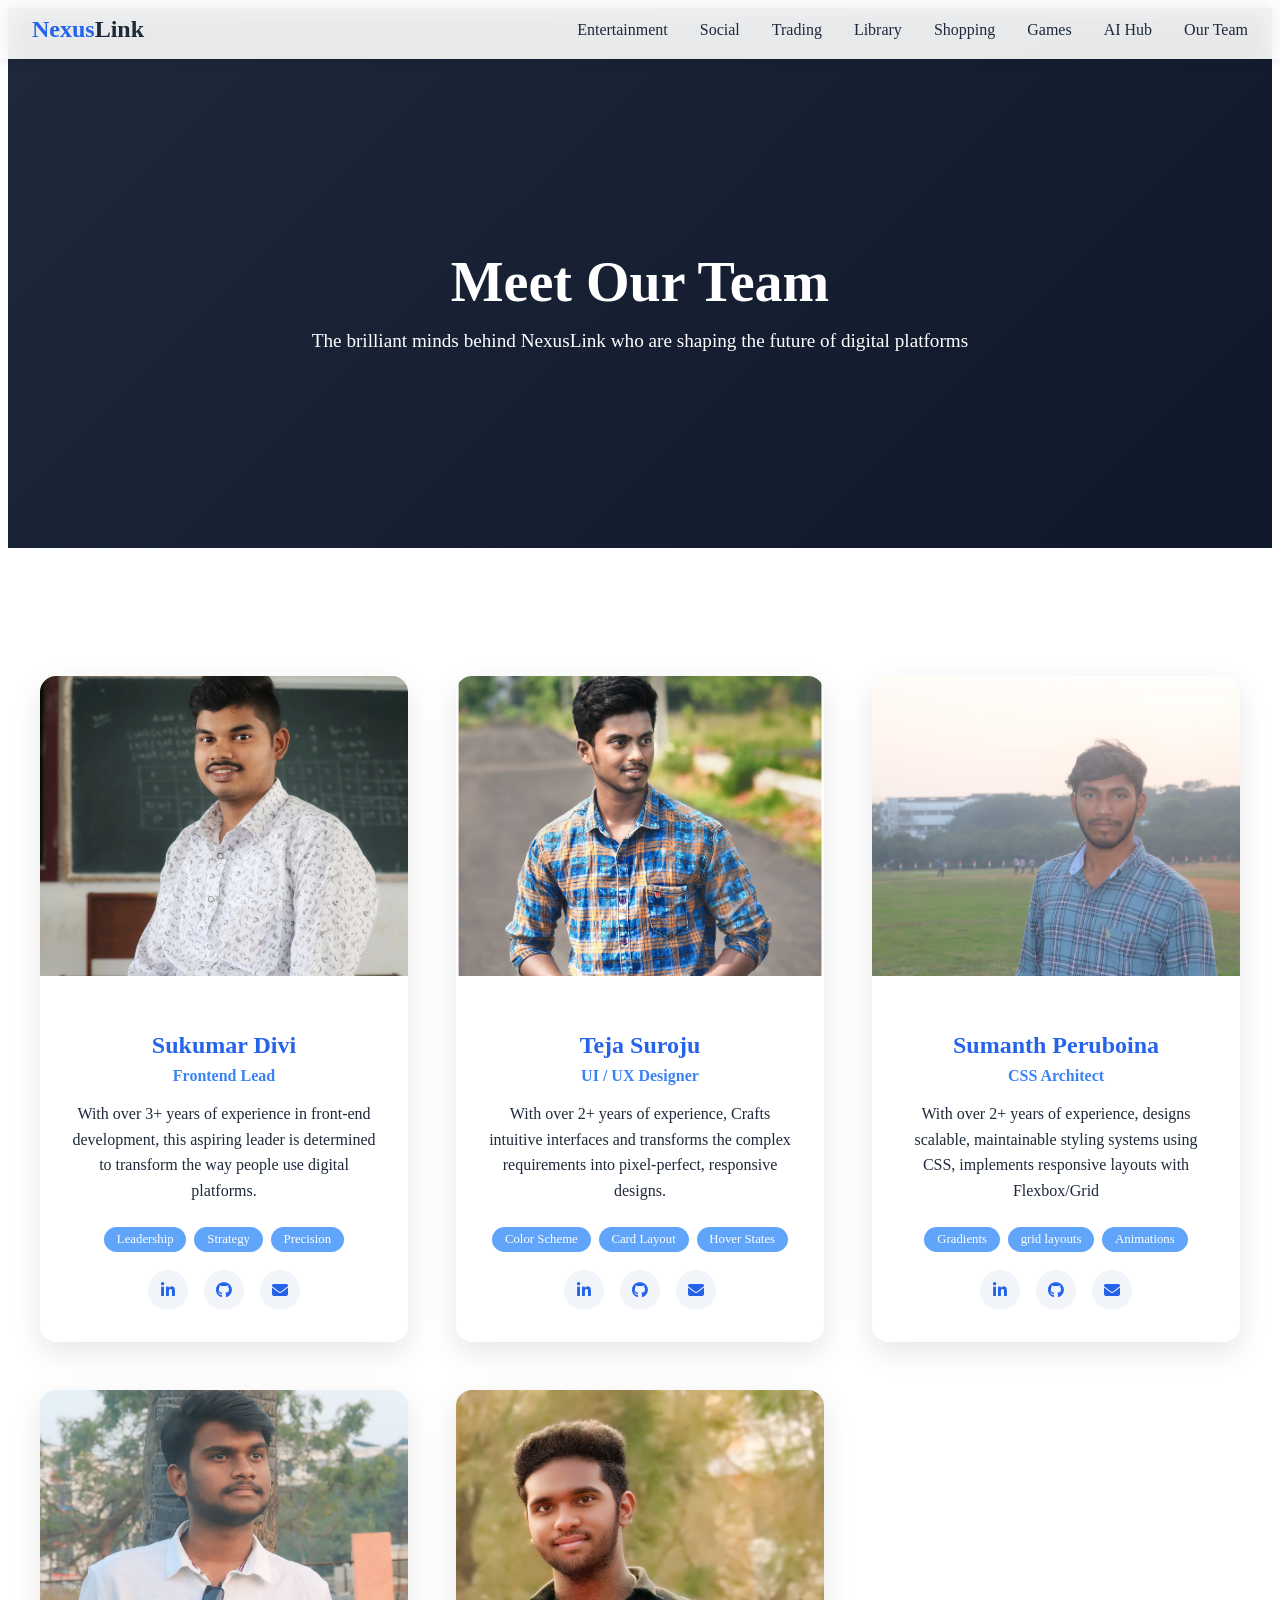
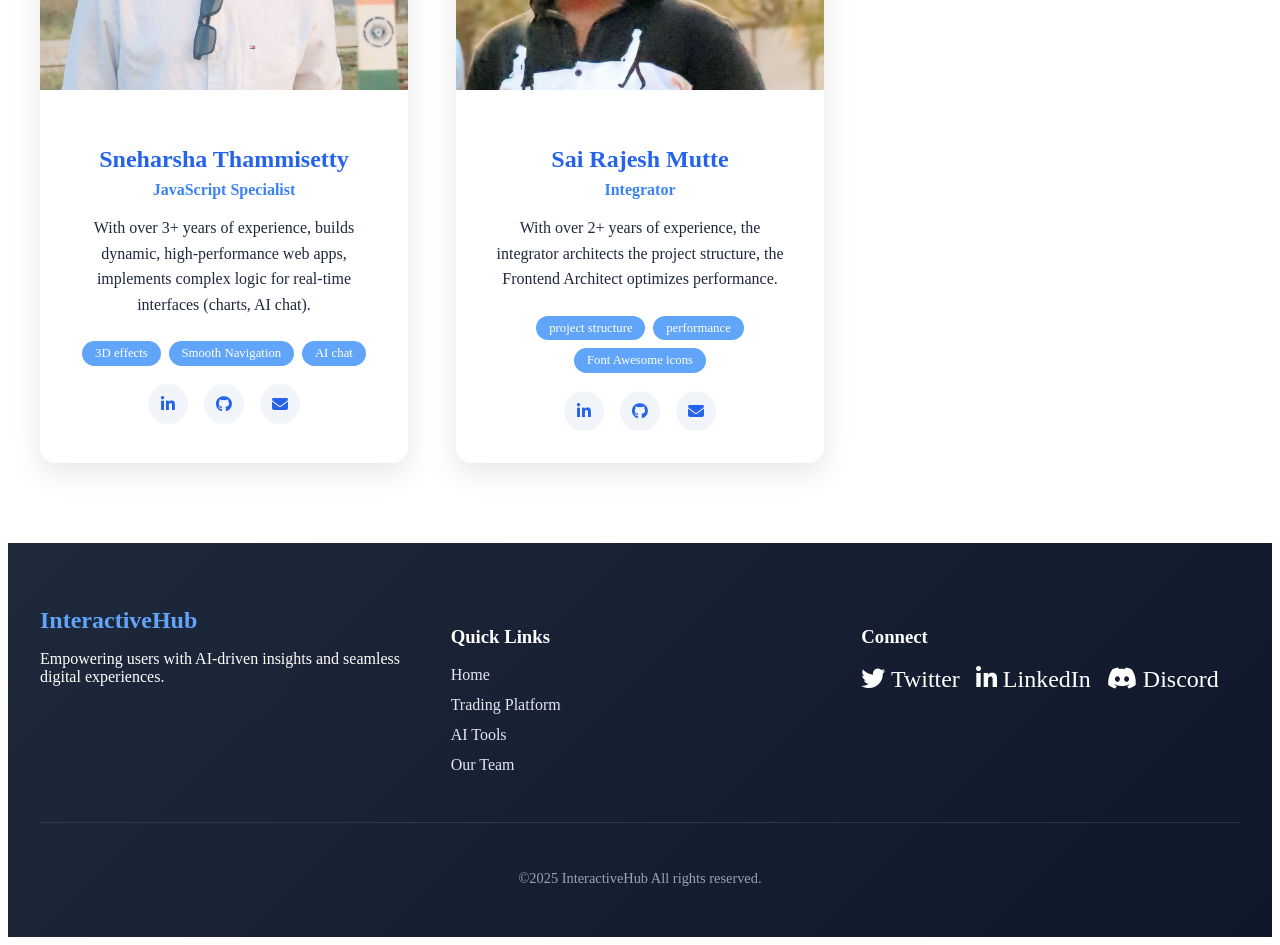
<file: Developers/developer.html>
<!DOCTYPE html>
<html lang="en">
<head>
    <meta charset="UTF-8">
    <meta name="viewport" content="width=device-width, initial-scale=1.0">
    <title>InteractiveHub - Our Team</title>
    <link rel="stylesheet" href="https://cdnjs.cloudflare.com/ajax/libs/font-awesome/6.4.0/css/all.min.css">
    <link rel="stylesheet" href="developer.css">
</head>
<body>
    <!-- Navigation -->
    <nav class="main-nav">
        <div class="nav-brand">Nexus<span style="color:#1e293b">Link</span></div>
        <div class="nav-links">
            <a href="../entertainment/entertainment.html" class="nav-link">Entertainment</a>
            <a href="../social/social.html" class="nav-link">Social</a>
            <a href="../trading/trading.html" class="nav-link">Trading</a>
            <a href="../digital library/library.html" class="nav-link">Library</a>
            <a href="../shopping/shopping.html" class="nav-link">Shopping</a>
            <a href="../games/games.html" class="nav-link">Games</a>
            <a href="../AI hub/aihub.html" class="nav-link">AI Hub</a>
            <a href="developer.html" class="nav-link">Our Team</a>
        </div>
    </nav>

    <!-- Team Hero Section -->
    <section class="team-hero">
        <div class="hero-content">
            <h1>Meet Our Team</h1>
            <p>The brilliant minds behind NexusLink who are shaping the future of digital platforms</p>
        </div>
        <div class="hero-cube"></div>
    </section>

    <!-- Team Section -->
    <section class="team-container">
        <div class="team-grid">
            <!-- Team Member 1 -->
            <div class="team-member">
                <div class="member-image">
                    <img src="sukku.webp"
                        alt="Sukumar">
                </div>
                <div class="member-info">
                    <h3>Sukumar Divi</h3>
                    <span class="role">Frontend Lead</span>
                    <p>With over 3+ years of experience in front-end development, 
                        this aspiring leader is determined to transform the way people use digital platforms.</p>
                    <div class="skills">
                        <span class="skill">Leadership</span>
                        <span class="skill">Strategy</span>
                        <span class="skill">Precision</span>
                    </div>
                    <br>
                    <div class="member-social">
                        <a href="https://www.linkedin.com/in/sukumar-divi-68a83a301/"><i class="fab fa-linkedin-in"></i></a>
                        <a href="https://github.com/Divisukumar3010"><i class="fab fa-github"></i></a>
                        <a href="mailto:sukumardivi2005@gmail.com"><i class="fas fa-envelope"></i></a>
                    </div>
                </div>
            </div>

            <!-- Team Member 2 -->
            <div class="team-member">
                <div class="member-image">
                    <img src="teja.jpg"
                        alt="Teja">
                </div>
                <div class="member-info">
                    <h3>Teja Suroju</h3>
                    <span class="role">UI / UX Designer</span>
                    <p>With over 2+ years of experience, Crafts intuitive interfaces and 
                        transforms the complex requirements into pixel-perfect, responsive designs.</p>
                    <div class="skills">
                        <span class="skill">Color Scheme</span>
                        <span class="skill">Card Layout</span>
                        <span class="skill">Hover States</span>
                    </div><br>
                    <div class="member-social">
                        <a href="https://www.linkedin.com/in/teja-suroju-3a9551276/"><i class="fab fa-linkedin-in"></i></a>
                        <a href="https://github.com/settings/profile"><i class="fab fa-github"></i></a>
                        <a href="mailto:surojuteja77@gmail.com" ><i class="fas fa-envelope"></i></a>
                    </div>
                </div>
            </div>

            <!-- Team Member 3 -->
            <div class="team-member">
                <div class="member-image">
                    <img src="sumanth1.jpg"
                        alt="Sumanth">
                </div>
                <div class="member-info">
                    <h3>Sumanth Peruboina</h3>
                    <span class="role">CSS Architect</span>
                    <p>With over 2+ years of experience, designs scalable, maintainable styling systems using CSS, implements responsive layouts with Flexbox/Grid</p>
                    <div class="skills">
                        <span class="skill">Gradients</span>
                        <span class="skill">grid layouts</span>
                        <span class="skill">Animations</span>
                    </div><br>
                    <div class="member-social">
                        <a href="https://www.linkedin.com/in/sumanth-peruboinaa-161212333/"><i class="fab fa-linkedin-in"></i></a>
                        <a href="#"><i class="fab fa-github"></i></a>
                        <a href="mailto:sumanthyadav54o@gmail.com"><i class="fas fa-envelope"></i></a>
                    </div>
                </div>
            </div>

            <!-- Team Member 4 -->
            <div class="team-member">
                <div class="member-image">
                    <img src="sneharsha.jpg"
                        alt="Sneharsha">
                </div>
                <div class="member-info">
                    <h3>Sneharsha Thammisetty</h3>
                    <span class="role">JavaScript Specialist</span>
                    <p>With over 3+ years of experience, builds dynamic, high-performance web apps, implements complex logic for real-time interfaces
                    (charts, AI chat).</p>
                    <div class="skills">
                        <span class="skill">3D effects</span>
                        <span class="skill">Smooth Navigation</span>
                        <span class="skill">AI chat</span>
                    </div><br>
                    <div class="member-social">
                        <a href="https://www.linkedin.com/in/sneharsha-thammisetty-8633a0286/"><i class="fab fa-linkedin-in"></i></a>
                        <a href="https://github.com/Sneharsha001"><i class="fab fa-github"></i></a>
                        <a href="mailto:sneharshathammisetty@gmail.com"><i class="fas fa-envelope"></i></a>
                    </div>
                </div>
            </div>

            <!-- Team Member 5 -->
            <div class="team-member">
                <div class="member-image">
                    <img src="rajesh.jpg"
                        alt="Sai Rajesh">
                </div>
                <div class="member-info">
                    <h3>Sai Rajesh Mutte</h3>
                    <span class="role">Integrator</span>
                    <p>With over 2+ years of experience, the integrator architects the project structure, the Frontend Architect optimizes performance.</p>
                    <div class="skills">
                        <span class="skill">project structure</span>
                        <span class="skill">performance</span>
                        <span class="skill">Font Awesome icons</span>
                    </div><br>
                    <div class="member-social">
                        <a href="https://www.linkedin.com/in/sairajesh-mutte-1a7148293/"><i class="fab fa-linkedin-in"></i></a>
                        <a href="https://github.com/airajesh"><i class="fab fa-github"></i></a>
                        <a href="mailto:muttesairajesh@gmail.com"><i class="fas fa-envelope"></i></a>
                    </div>
                </div>
            </div>
        </div>
    </section>

    <footer class="footer">
        <div class="footer-content">
            <div class="footer-col">
                <div class="footer-logo">InteractiveHub</div>
                <p>Empowering users with AI-driven insights and seamless digital experiences.</p>
            </div>
            <div class="footer-col">
                <h3>Quick Links</h3>
                <div class="footer-links">
                    <a href="../index.html" class="footer-link">Home</a>
                    <a href="../trading/trading.html" class="footer-link">Trading Platform</a>
                    <a href="../AI hub/aihub.html" class="footer-link">AI Tools</a>
                    <a href="developers.html" class="footer-link">Our Team</a>
                </div>
            </div>
            <div class="footer-col">
                <h3>Connect</h3>
                <div class="footer-social">
                    <a href="#" class="social-icon"><i class="fab fa-twitter"></i> Twitter</a>
                    <a href="#" class="social-icon"><i class="fab fa-linkedin-in"></i> LinkedIn</a>
                    <a href="#" class="social-icon"><i class="fab fa-discord"></i> Discord</a>
                </div>
            </div>
        </div>
        <div class="footer-bottom">
            <p>&copy;2025 InteractiveHub All rights reserved.</p>
        </div>
    </footer>
</body>


</html>
</file>
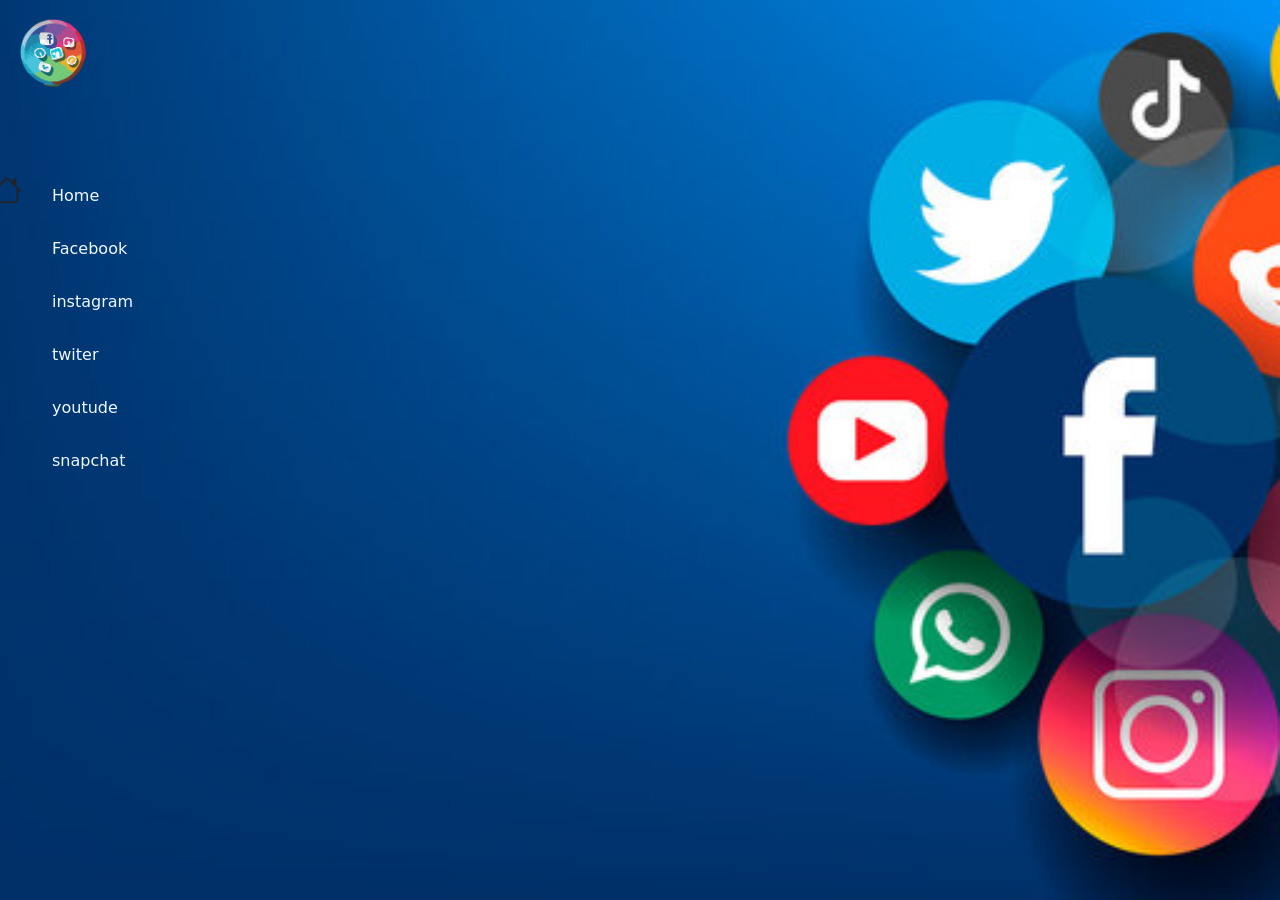
<file: trading/site.html>
<html lang="en">
<head>
    <meta charset="UTF-8">
    <meta name="viewport" content="width=device-width, initial-scale=1.0">
    <title>Document</title>
    <link href="https://cdn.jsdelivr.net/npm/bootstrap@5.3.3/dist/css/bootstrap.min.css" rel="stylesheet" integrity="sha384-QWTKZyjpPEjISv5WaRU9OFeRpok6YctnYmDr5pNlyT2bRjXh0JMhjY6hW+ALEwIH" crossorigin="anonymous">
    <style>
        body{
            background-image: url("1.jpg");
            background-size: cover;
            background-position: center;
        }
     #header{
        /* border: 2px solid red; */
        height: 15%;
        width: 100%;
     }
     #header>logo>img{
        border-radius: 50%;
        width: 8%;
        margin-left: 2px;
     }
     ul{
        width: 10%;
     }
     li{
    list-style-type: none;
    text-decoration: none;
    padding: 10px 20px;
    border-radius: 3px;
    margin-top: 9px;
    color: aliceblue;
}
li:hover{
    background-color: rgb(16, 209, 205);
}
svg,path{
    width: 30px;
    height: 30px;
    position: relative;
    left: -40px;
    top:40px
}
    </style>
</head>
<body>
    <div id="header">
        <logo>
            <img src="image1.png">
        </logo>
    </div>
    <div class="nav">
   <ul>
    <svg xmlns="http://www.w3.org/2000/svg" width="16" height="16" fill="currentColor" class="bi bi-house" viewBox="0 0 16 16">
        <path d="M8.707 1.5a1 1 0 0 0-1.414 0L.646 8.146a.5.5 0 0 0 .708.708L2 8.207V13.5A1.5 1.5 0 0 0 3.5 15h9a1.5 1.5 0 0 0 1.5-1.5V8.207l.646.647a.5.5 0 0 0 .708-.708L13 5.793V2.5a.5.5 0 0 0-.5-.5h-1a.5.5 0 0 0-.5.5v1.293zM13 7.207V13.5a.5.5 0 0 1-.5.5h-9a.5.5 0 0 1-.5-.5V7.207l5-5z"/>
      </svg>
    <li><a href="###"></a>Home</li>
    <li><a href=""></a>Facebook</li>
    <li><a href=""></a>instagram</li>
    <li><a href=""></a>twiter</li>
    <li><a href=""></a>youtude</li>
    <li><a href=""></a>snapchat</li>
   </ul>
    </div>
    <script src="https://cdn.jsdelivr.net/npm/bootstrap@5.3.3/dist/js/bootstrap.bundle.min.js" integrity="sha384-YvpcrYf0tY3lHB60NNkmXc5s9fDVZLESaAA55NDzOxhy9GkcIdslK1eN7N6jIeHz" crossorigin="anonymous"></script>
</body>
</html>
</file>
<file: Developers/developer.css>
:root {
    --primary-color: #2563eb;
    --secondary-color: #3b82f6;
    --accent-color: #60a5fa;
    /* --primary-color: #f97316 ;  
    --secondary-color: #16a34a;  
    --accent-color: #16a34a; */
    --background-color: #f8fafc;
    --text-color: #1e293b;
}
.main-nav {
    position: fixed;
    top: 0;
    left: 0;
    right: 0;
    background: rgba(255, 255, 255, 0.9);
    backdrop-filter: blur(10px);
    padding: 1rem 2rem;
    display: flex;
    justify-content: space-between;
    align-items: center;
    z-index: 1000;
    box-shadow: 0 2px 10px rgba(0, 0, 0, 0.1);
}

.nav-brand {
    font-size: 1.5rem;
    font-weight: bold;
    color: var(--primary-color);
}

.nav-links {
    display: flex;
    gap: 2rem;
}

.nav-link {
    text-decoration: none;
    color: var(--text-color);
    font-weight: 500;
    transition: color 0.3s ease;
}

.nav-link:hover {
    color: var(--primary-color);
}
.team-hero {
    height: 60vh;
    background: linear-gradient(135deg, #1e293b, #0f172a);
    display: flex;
    align-items: center;
    justify-content: center;
    text-align: center;
    color: white;
    position: relative;
    overflow: hidden;
}

.team-hero h1 {
    font-size: 3.5rem;
    margin-bottom: 1rem;
    z-index: 2;
}

.team-hero p {
    font-size: 1.2rem;
    max-width: 700px;
    margin: 0 auto;
    z-index: 2;
}

.team-container {
    max-width: 1200px;
    margin: 0 auto;
    padding: 5rem 2rem;
}

.team-grid {
    display: grid;
    grid-template-columns: repeat(auto-fit, minmax(300px, 1fr));
    gap: 3rem;
    margin-top: 3rem;
}

.team-member {
    background: white;
    border-radius: 1rem;
    overflow: hidden;
    box-shadow: 0 10px 30px rgba(0, 0, 0, 0.1);
    transition: all 0.3s ease;
    position: relative;
}

.team-member:hover {
    transform: translateY(-10px);
    box-shadow: 0 15px 35px rgba(59, 130, 246, 0.2);
}

.member-image {
    height: 300px;
    overflow: hidden;
}

.member-image img {
    width: 100%;
    height: 100%;
    object-fit: cover;
    transition: transform 0.5s ease;
}

.team-member:hover .member-image img {
    transform: scale(1.05);
}

.member-info {
    padding: 2rem;
    text-align: center;
}

.member-info h3 {
    font-size: 1.5rem;
    margin-bottom: 0.5rem;
    color: var(--primary-color);
}

.member-info .role {
    color: var(--secondary-color);
    font-weight: 600;
    margin-bottom: 1rem;
    display: block;
}

.member-info p {
    color: var(--text-color);
    margin-bottom: 1.5rem;
    line-height: 1.6;
}

.member-social {
    display: flex;
    justify-content: center;
    gap: 1rem;
}

.member-social a {
    width: 40px;
    height: 40px;
    border-radius: 50%;
    background: #f1f5f9;
    display: flex;
    text-decoration: none;
    align-items: center;
    justify-content: center;
    color: var(--primary-color);
    transition: all 0.3s ease;
}

.member-social a:hover {
    background: var(--primary-color);
    color: white;
    transform: translateY(-3px);
}

.skills {
    display: flex;
    flex-wrap: wrap;
    gap: 0.5rem;
    justify-content: center;
    margin-top: 1rem;
}

.skill {
    background: var(--accent-color);
    color: white;
    padding: 0.3rem 0.8rem;
    border-radius: 20px;
    font-size: 0.8rem;
    font-weight: 500;
}
/* Footer Styles */
.footer {
    background: linear-gradient(135deg, #1e293b, #0f172a);
    color: white;
    padding: 4rem 2rem;
    text-align: center;
}

.footer-content {
    max-width: 1200px;
    margin: 0 auto;
    display: grid;
    grid-template-columns: repeat(auto-fit, minmax(250px, 1fr));
    gap: 2rem;
    text-align: left;
}

.footer-logo {
    font-size: 1.5rem;
    font-weight: bold;
    color: var(--accent-color);
    margin-bottom: 1rem;
}

.footer-links {
    display: flex;
    flex-direction: column;
    gap: 0.75rem;
}

.footer-link {
    color: #e2e8f0;
    text-decoration: none;
    transition: color 0.3s ease;
}

.footer-link:hover {
    color: var(--accent-color);
}

.footer-social {
    display: flex;
    gap: 1rem;
    margin-top: 1rem;
}

.footer-social a {
    text-decoration: none;
}

.social-icon {
    color: white;
    font-size: 1.5rem;
    transition: color 0.3s ease;
}

.social-icon:hover {
    color: var(--accent-color);
}

.footer-bottom {
    margin-top: 3rem;
    padding-top: 2rem;
    border-top: 1px solid rgba(255, 255, 255, 0.1);
    text-align: center;
    font-size: 0.9rem;
    color: #94a3b8;
    height: 18px;
}

@media (max-width: 768px) {
    .team-hero h1 {
        font-size: 2.5rem;
    }

    .team-grid {
        grid-template-columns: 1fr;
    }
}
</file>
